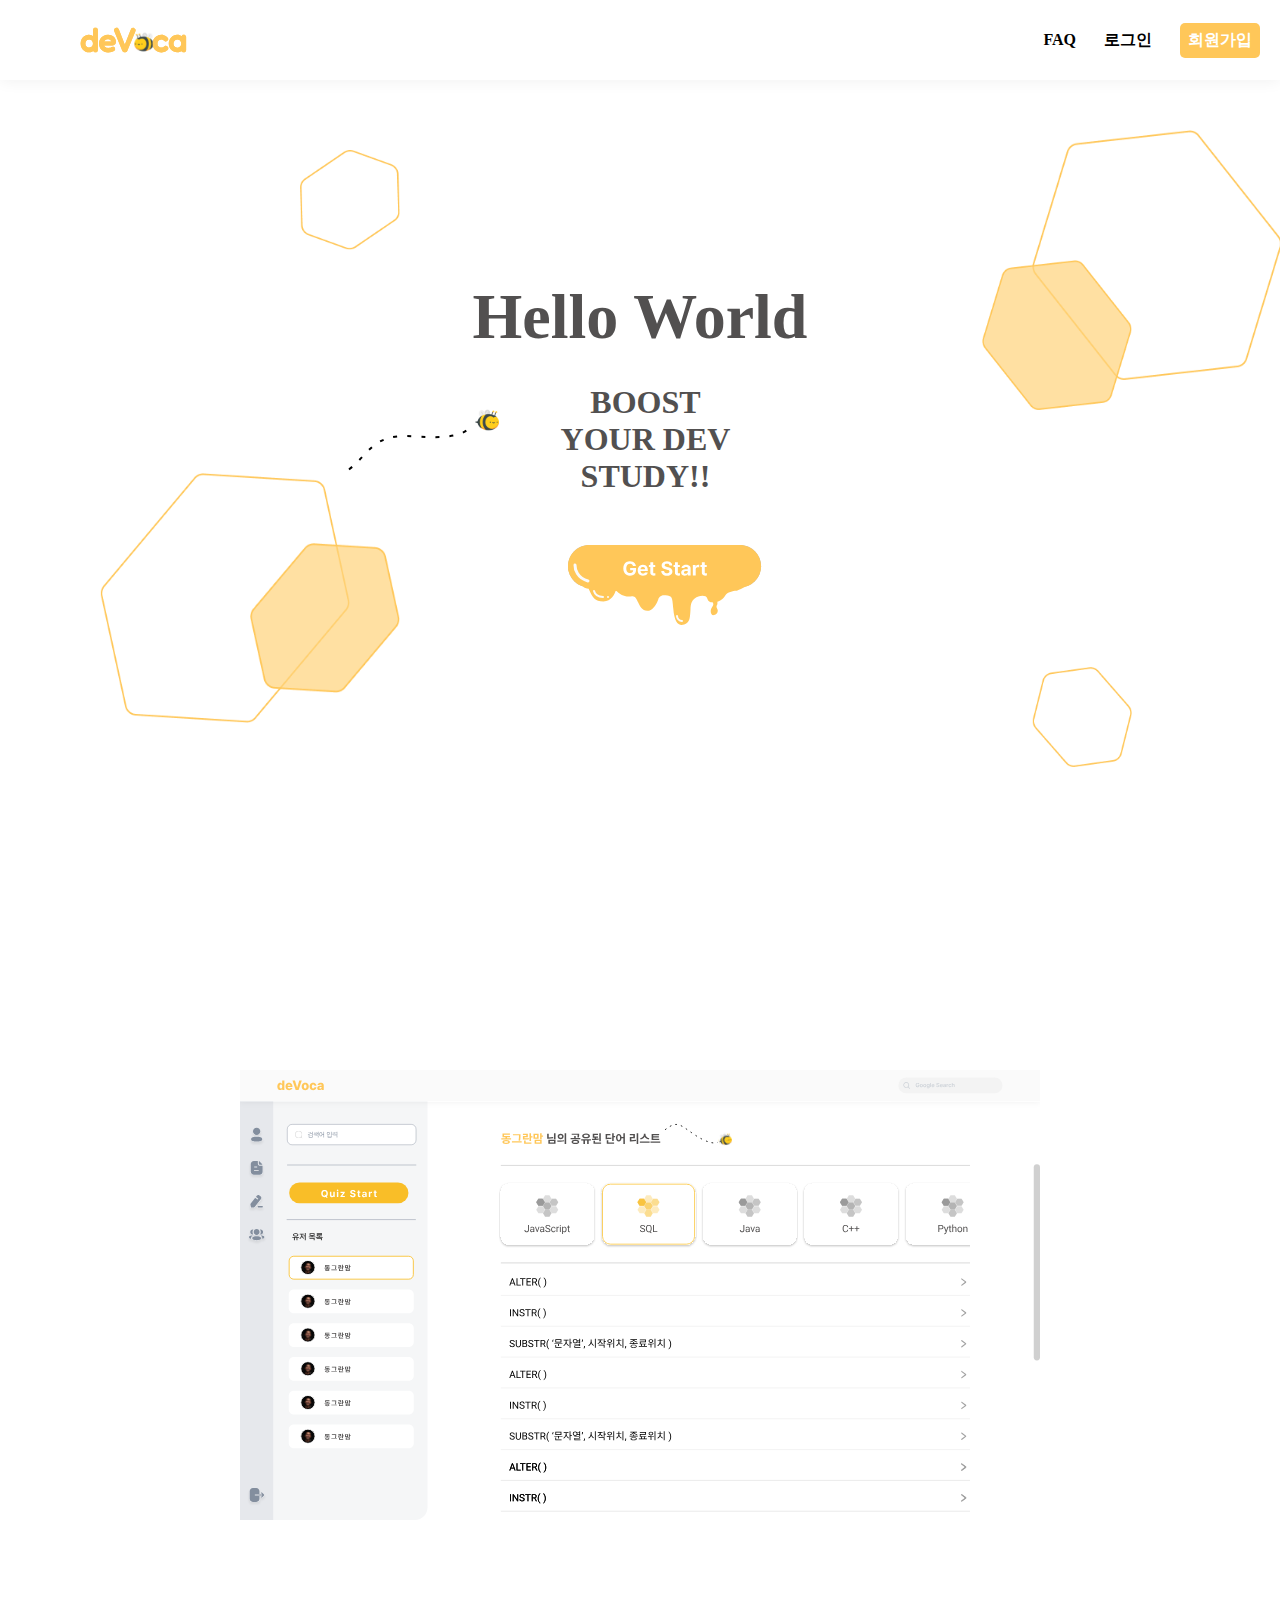
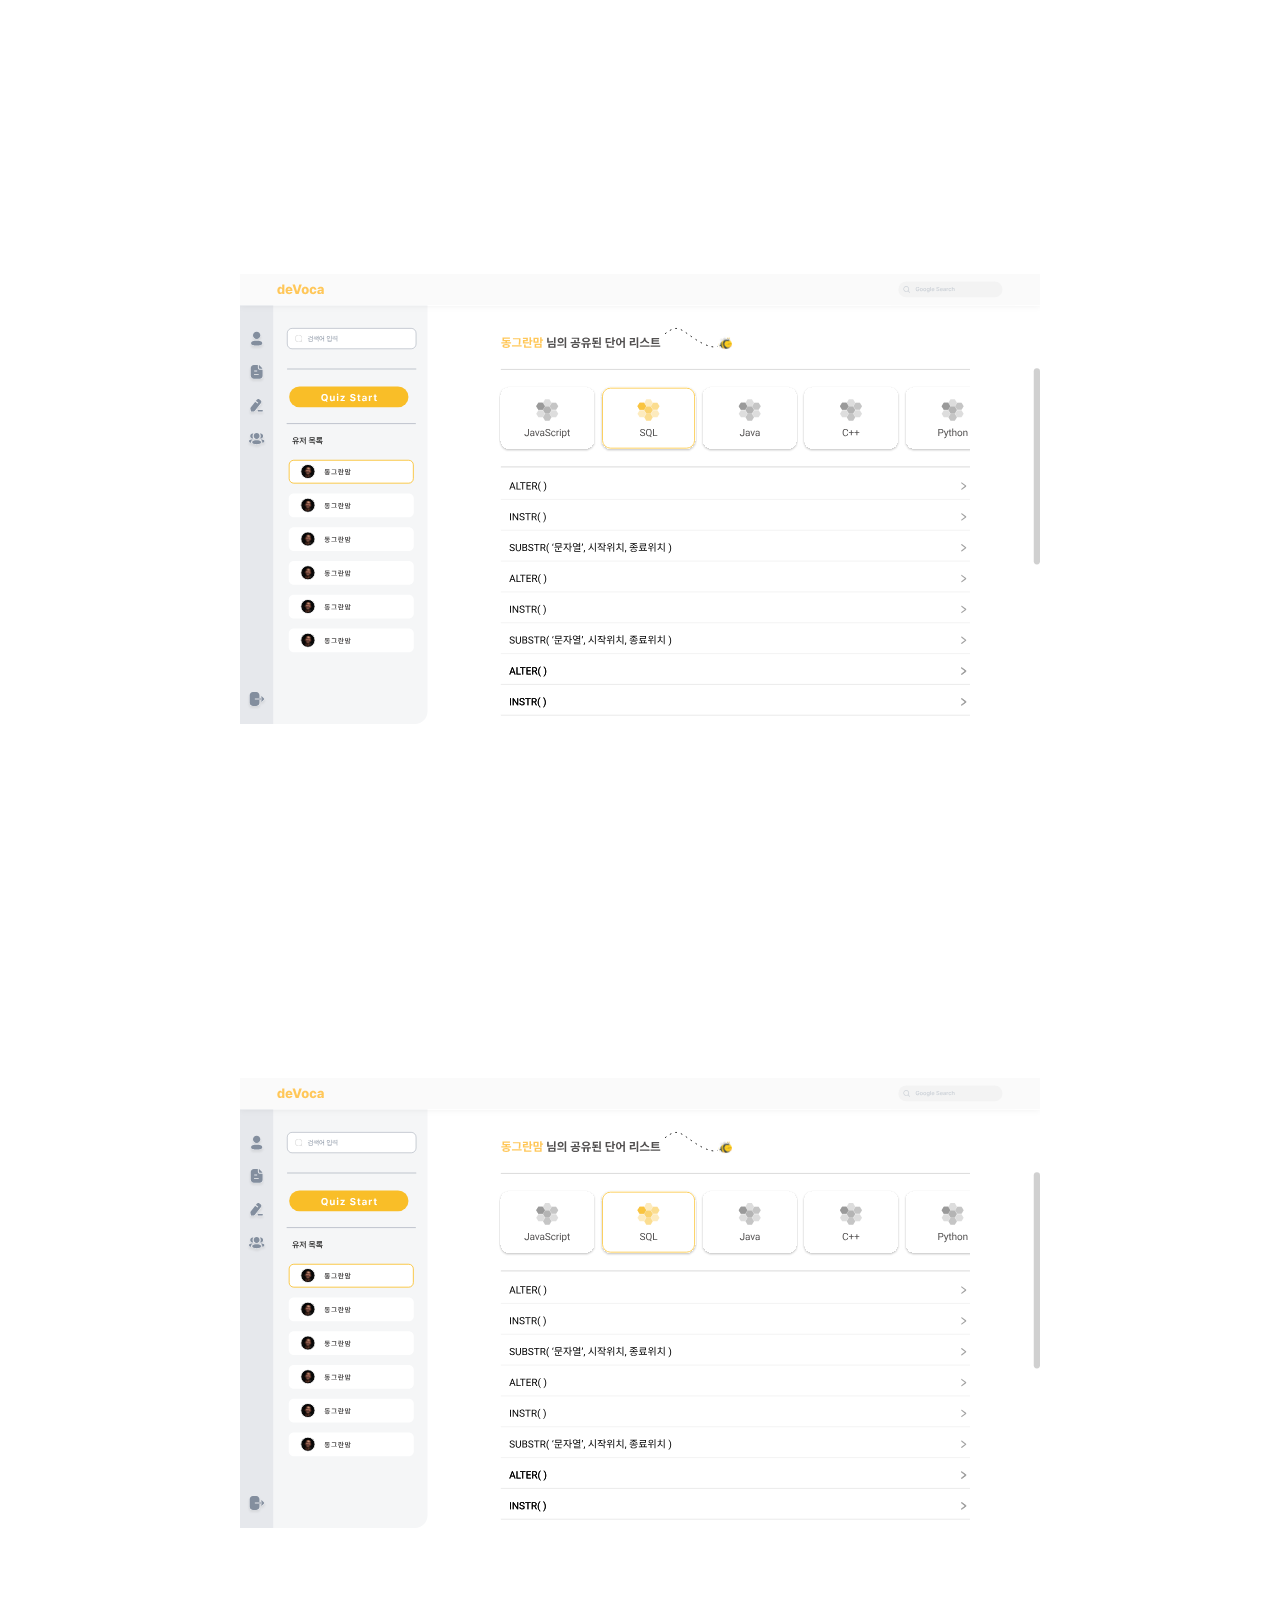
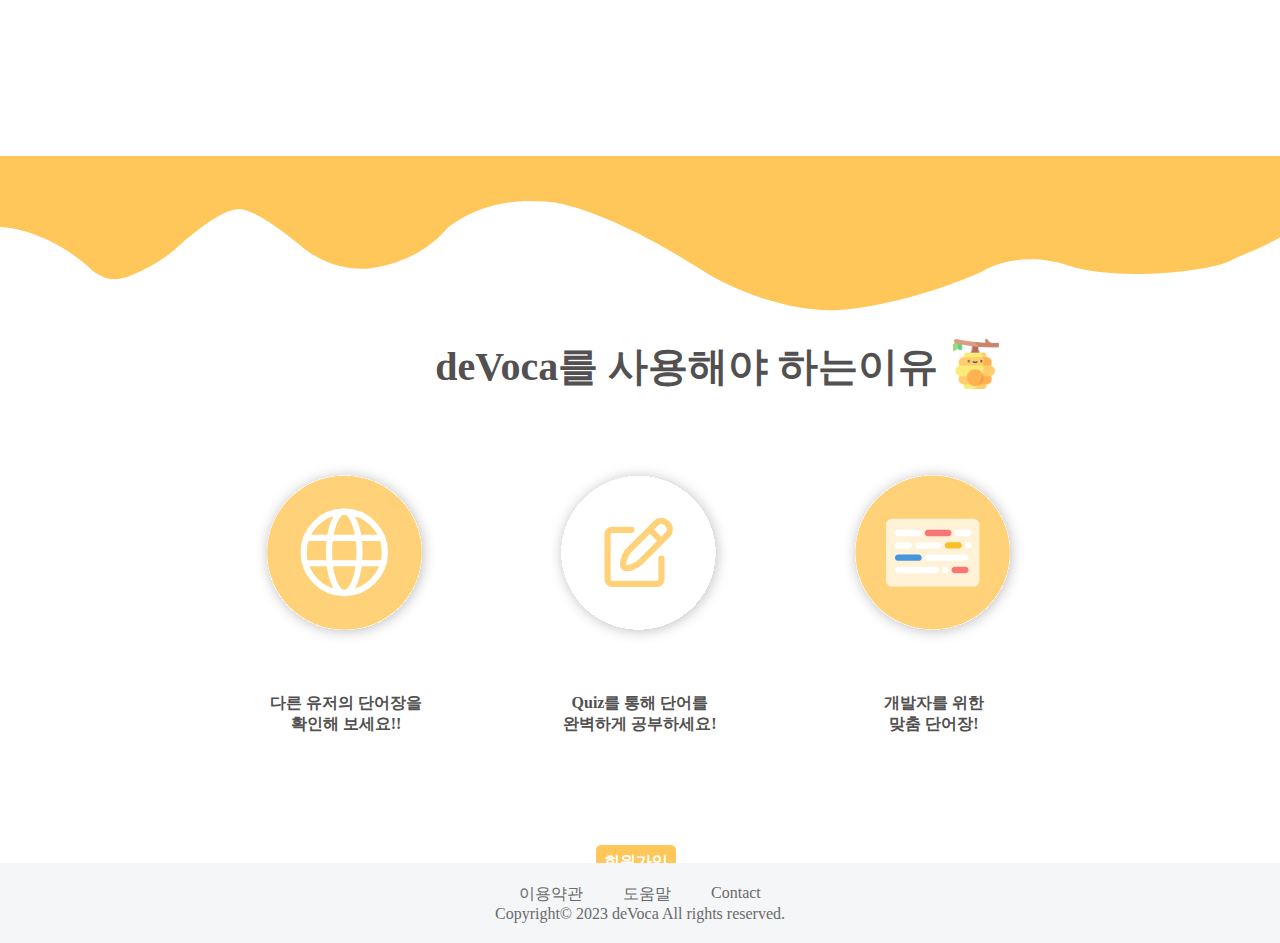
<file: semi_randing/index.html>
<!DOCTYPE html>
<html lang="en">
<head>
    <meta charset="UTF-8">
    <meta http-equiv="X-UA-Compatible" content="IE=edge">
    <meta name="viewport" content="width=device-width, initial-scale=1.0">
    <link rel="stylesheet" href="style.css">
    <link rel="stylesheet" href="jquery.fullPage.css">
    <link rel="stylesheet" href="../variables.css">
    <script src="https://code.jquery.com/jquery-3.6.3.min.js" 
    integrity="sha256-pvPw+upLPUjgMXY0G+8O0xUf+/Im1MZjXxxgOcBQBXU=" 
    crossorigin="anonymous"></script>
    <script src="jquery.fullPage.js"></script>
    <script src="main.js"></script>
    <title>deVoca</title>
</head>
<body>
    
    
    <main id="fullpage">
        <section class="section section-1">
            <div class="header">
                <div>
                    <a href="#">
                        <img src="./images/Group 323.svg">
                    </a>
                </div>
                <!-- 공백 -->
                <div></div>
                <!-- 검색창 -->
                <div class="google-search">
                    <div>
                    </div>
                    <div class="google-search-right">
                        <a href="#">FAQ</a>
                        <a href="#">로그인</a>
                        <a href="#">
                            <Button>회원가입</Button>
                        </a>
                    </div>
                </div>
            </div>
            <div class="sec1-container">
                <div>
                    <div class="sec1-container-img1">
                        <img src="./images/Polygon 11.png" alt="">
                    </div>
                    <div class="sec1-container-img2">
                        <img src="./images/Polygon 14.png" alt="">
                        <img src="./images/Polygon 15.png" alt="">
                    </div>
                </div>
                <div>
                    <h1>Hello World</h1>
                    <div class="sec1-container-main-center">
                        <img src="./images/Group 36.svg" alt="">
                        <div>
                            <h3>BOOST</h3>
                            <h3>YOUR DEV STUDY!!</h3>
                        </div>
                    </div>
                    <button class="sec1-container-btn"></button>
                </div>
                <div>
                    <div class="sec1-container-img3">
                        <img src="./images/Polygon 16.png" alt="">
                        <img src="./images/Polygon 17.png" alt="">
                    </div>
                    <div class="sec1-container-img4">
                        <img src="./images/Polygon 13.png" alt="">
                    </div>
                </div>
            </div>
        </section>
        <section class="section section-2">
            <div>
                <h2>Ready For You</h2>
                
                    <div class="slide">
                        <img src="./images/메인 대지 - 회원.svg" width="800px" height="800px">
                    </div>
                    <div class="slide"> 
                        <img src="./images/메인 대지 - 회원.svg" width="800px" height="800px">
                    </div>
                    <div class="slide">
                        <img src="./images/메인 대지 - 회원.svg" width="800px" height="800px">
                    </div>
                
            </div>
            
        </section>
        <section class="section section-3">
            <div>
                <img src="./images/Vector 37.svg" id="sec3-background">
            </div>
            <div class="section-3-center">
                <div>
                </div>
                <div>
                    <div class="sec3-center">
                        <h4>deVoca를 사용해야 하는이유</h4>
                        <img src="./images/honeycomb.svg" class="sec3-center-img1">
                    </div>
                    <div class="sec3-center-images">
                        <div>
                            <img src="./images/Group 311.svg" width="180px" height="180px">
                            <p>다른 유저의 단어장을 <br> 
                                확인해 보세요!!</p>
                        </div>
                        <div>
                            <img src="./images/Group 310.svg" width="180px" height="180px">
                            <p>Quiz를 통해 단어를 <br>
                            완벽하게 공부하세요!</p> 
                        </div>
                        <div>
                            <img src="./images/코드.svg" width="180px" height="180px">
                            <p>개발자를 위한 <br>
                                맞춤 단어장!</p>
                        </div>
                    </div>
                    <div>
                        <button class="sec3-center-btn">회원가입</button>
                    </div>
                </div>
                <div>
                </div>
            </div>
            <div>
                <div class="footer">
                    <div>
                        <a href="#">이용약관</a>
                        <a href="#">도움말</a>
                        <a href="#">Contact</a>
                    </div>
                    <div>
                        Copyright&copy; 2023 deVoca All rights reserved.
                    </div>
                </div>
            </div>
            
        </section>
    </main>
    


</body>
</html>
</file>
<file: semi_randing/style.css>
* {
    padding: 0;
    margin: 0;
}

@font-face {
    font-family: 'Pretendard-Regular';
    src: url('https://cdn.jsdelivr.net/gh/Project-Noonnu/noonfonts_2107@1.1/Pretendard-Regular.woff') format('woff');
    font-weight: 400;
    font-style: normal;
}


:-webkit-any(article, aside, nav, section) h2 {
    font-size: 3em;
    color: var(--white);
    position: relative;
    top: 60px;
    right: 20px;
}

.section-2 img {
    position: relative;
    bottom: 50px;
}


.header {
    box-shadow: var(--header-shadow);
    width: 100vw;
    height: 80px;
    display: flex;
    justify-content: space-between;
    position: relative;
    
   
}

.header > div:nth-child(1) { 
    flex: 2;
    margin-left: 80px;
    margin-top: 20px;
}

.header > div:nth-child(2) { 
    flex: 2; 
   
}

.header > div:nth-child(3) { 
    display: flex;
}

.google-search {
    display: flex;
    align-items: center;
}


.google-search-right > a {
    padding: 12px;  
    text-decoration: none;
    color: var(--black);
    font-size: 16px;
    font-weight: 600;
}

.google-search-right > a:hover {
    text-decoration: underline;
}


.google-search-right button {
    font-size: 16px;
    font-weight: 700;
    width: 80px;
    height: 35px;
    border-radius: 5px;
    border: none;
    cursor: pointer;
    color: var(--white);
    background-color: var(--primary);
    margin-right: 8px;
}

.google-search-right button:hover {
    background-color: var(--secondary);
    color: var(--gray30);
}




.sec1-container-img1 {
    flex-basis: 30%;
}

.sec1-container-img1 > img {
    width: 100px;
    height: 100px;
    position: relative;
    left: 300px;
    top: 70px;
    animation-name: move1;
    animation-duration: 4s;
    animation-iteration-count: infinite;
    animation-direction: alternate;
}


@keyframes move1 {
    from {
        left: 200px;
    }

    to {
        top: 100px;
    }
    

}


.sec1-container-img2 {
    display: flex;
    flex-basis: 70%;
}

.sec1-container-img2 > img:nth-child(1) {
    width: 250px;
    height: 250px;
    position: relative;
    top: 150px;
    left: 100px;
    animation-name: move6;
    animation-duration: 5s;
    animation-iteration-count: infinite;
    animation-direction: alternate;
}

@keyframes move6 {
    from {
        bottom: 180px;
    }

    to {
        top: 230px;
    }
    

}



.sec1-container-img2 > img:nth-child(2) {
    position: relative;
    width: 150px;
    height: 150px;
    top: 220px;
    animation-name: move2;
    animation-duration: 2s;
    animation-iteration-count: infinite;
    animation-direction: alternate;
}

@keyframes move2 {
    from {
        top: 180px;
    }

    to {
        bottom: 200px;
    }
    

}

.sec1-container-img3 {
    flex-basis: 70%;
    display: flex;
}

.sec1-container-img3 > img:nth-child(1) {
    width: 250px;
    height: 250px;
    position: relative;
    left: 200px;
    top: 50px;
    animation-name: move4;
    animation-duration: 3s;
    animation-iteration-count: infinite;
    animation-direction: alternate;

}

@keyframes move3 {
    from {
        bottom: 300px;
    }

    to {
        top: 200px;
    }
    

}


.sec1-container-img3 > img:nth-child(2) {
    width: 150px;
    height: 150px;
    position: relative;
    top: 180px;
    right: 100px;
    animation-name: move4;
    animation-duration: 3s;
    animation-iteration-count: infinite;
    animation-direction: alternate;
}

@keyframes move4 {
    from {
        top: 100px;
    }

    to {
        bottom: 150px;
    }
    

}

.sec1-container-img4 {
    flex-basis: 30%;
}

.sec1-container-img4 > img {
    width: 100px;
    height: 100px;
    position: relative;
    top: 20px;
    left: 200px;
    animation-name: move5;
    animation-duration: 5s;
    animation-iteration-count: infinite;
    animation-direction: alternate;
}

@keyframes move5 {
    from {
        top: 50px;
    }

    to {
        left: 340px;
    }
    

}



.sec1-container > div:nth-child(3) {
    display: flex;
    flex-direction: column;
}


.sec1-container {
    display: flex;
    
}

:-webkit-any(article, aside, nav, section) h1 {
    font-size: 64px;
    text-align: center;
    position: relative;
    color: #525050;
}


:-webkit-any(article, aside, nav, section) h3 {
    font-size: 32px;
    text-align: center;
    position: relative;
    right: 70px;
    top: 30px;
    color: #525050;
}



.sec1-container > div:nth-child(1) {
    flex-basis: 35%;
    display: flex;
    flex-direction: column;

}

.sec1-container > div:nth-child(2) {
    
    flex-basis: 30%;
    height: 90vh;
    position: relative;
    top: 200px;
    display: flex;
    flex-direction: column;
   
    
}

.sec1-container > div:nth-child(3) {
    flex-basis: 35%;
}


.sec1-container-main-center {
    display: flex;
}

.sec1-container-main-center > img {
    position: relative;
    right: 100px;
    top: 30px;
    
}




.sec1-container-btn {
    border: none;
    background-color: transparent;
    cursor: pointer;
    width: 200px;
    height: 100px;
    background-image: url("./images/Group 216.svg");
    background-repeat: no-repeat;
    position: relative;
    left: 120px;
    top: 80px;
    
}

.sec1-container-btn:hover {
    border: none;
    cursor: pointer;

    background-image: url("./images/Group 217.svg");
     
}


.section-2 {
    text-align: center;
}


.section-3 {
    display: flex;
    flex-direction: column;
}

.section-3 > div:nth-child(1) {
    flex-basis: 20%;
}

#sec3-background {
    position: relative;
    bottom: 1px;
}





.section-3 > div:nth-child(2) {
    flex-basis: 60%;
    
}

.section-3 > div:nth-child(3) {
    flex-basis: 20%;
    
}




.section-3-center {
    display: flex;
    
}

.section-3-center > div:nth-child(1) {
    flex-basis: 20%;
}

.section-3-center > div:nth-child(2) {
    flex-basis: 60%;
    text-align: center;
    height: 524px;
    display: flex;
    flex-direction: column;
}

.section-3-center > div:nth-child(3) {
    flex-basis: 20%;
}


.sec3-center {
    display: flex;
    
}


.sec3-center-images {
    display: flex;
    justify-content: space-between;
    position: relative;
    top: 70px;
}




.sec3-center-img1 {
    width: 50px;
    height: 50px;
    position: relative;
    left: 15vw;
   
}



:-webkit-any(article, aside, nav, section) h4 {
    font-size: 40px;
    position: relative;
    left: 14vw;
    color: #525050;
}

.sec3-center-btn {
    position: relative;
    top: 20vh;
    right: 4px;
    font-size: 16px;
    font-weight: 700;
    width: 80px;
    height: 35px;
    border-radius: 5px;
    border: none;
    cursor: pointer;
    color: var(--white);
    background-color: var(--primary);
}

.sec3-center-btn:hover {
    scale: 1.2;
    transition-duration: 0.5s;
}

p {
    color: #525050;
    font-weight: 600;
    padding-top: 5vh;
}



.footer {
    width: 100vw;
    height: 80px;
    background-color: var(--gray50);
    display: flex;
    flex-direction: column;
    justify-content: center;
    align-items: center;
    color: var(--footer-color);
    position: relative;
    
}

.footer > div:first-child {
    display: flex;
    justify-content: space-around;
    width: 22vw;
   
}

.footer a {
    text-decoration: none;
    color: var(--footer-color);

}

.footer a:hover {
    text-decoration: underline;
}
</file>
<file: variables.css>
:root {
  /* 포인트 색상 */
  --primary : #FFC759; /* 1순위 */
  --secondary : #FFD27A; /* 2순위 */
  --tertiary : #FFDD9B; /* 3순위 */
  --red : #FF3939; /* 삭제, 탈퇴 등 강조 빨간색 */
  --quiz-wrong : #FFBEBE; /* 퀴즈 오답 선택 시 */

  /* 폰트 컬러 */
  --dark : #525050; /* 대부분의 검은 글씨들 */
  --footer-color : #6A6A6A; /* 푸터에 쓰인 글씨들 */

  /* 메인_네비게이션 바 */
  --button-active : #475a80;

  /* 모달 뒷배경 */
  --modal-background :  rgba(0, 0, 0, 0.5);

  /* 그레이 스케일 */
  /* 여러 곳에서 쓰이므로 따로 구분함 */
  --black : #000;
  --gray500 : #838E9E;
  --gray300 : #B4BBC5;
  --gray250 : #E1E1E1;
  --gray200 : #CDD2D8;
  --gray100 : #E6E8EC;
  --gray50 : #F5F6F7;
  --gray30 : #FAFAFA;
  --google : #F3F3F3;
  --tag : #ECECEC;
  --white : #fff;
  
  /* 일자선 */
  --line : 1px solid #b4bbc5;
  
  /* 내부 검색창 */
  --voca-search : 1px solid #e1e1e1;
  
  /* 호버 */
  --line-hover : 1px solid #FFC759;
  --icon-hover : invert(40%) sepia(50%) saturate(500%) hue-rotate(345deg) brightness(150%) contrast(103%);
  
  /* 그림자 */
  --category-shadow: 0px 6px 12px 0px rgb(148, 163, 184, 0.15);
  --header-shadow: 0px 1px 15px 0px rgba(0,0,0,0.06);
  --side-shadow: 1px 0px 2px 0px rgba(0,0,0,0.15);
  --login-shadow: 2px 6px 12px 0px rgb(148, 163, 184, 0.35);
  --menu-shadow: 0px 0px 8px 0px rgba(0,0,0,0.2);
  --word-modal-shadow: 0px 0px 15px 0px rgba(0,0,0,0.2);
  --nav-inner-shadow: 0px 0px 8px 0px rgba(0,0,0,0.2) inset;
  
  /* 푸터 */
  --footer : #F1F1F1;
  --footer-color : #6A6A6A;
  
  
}
</file>
